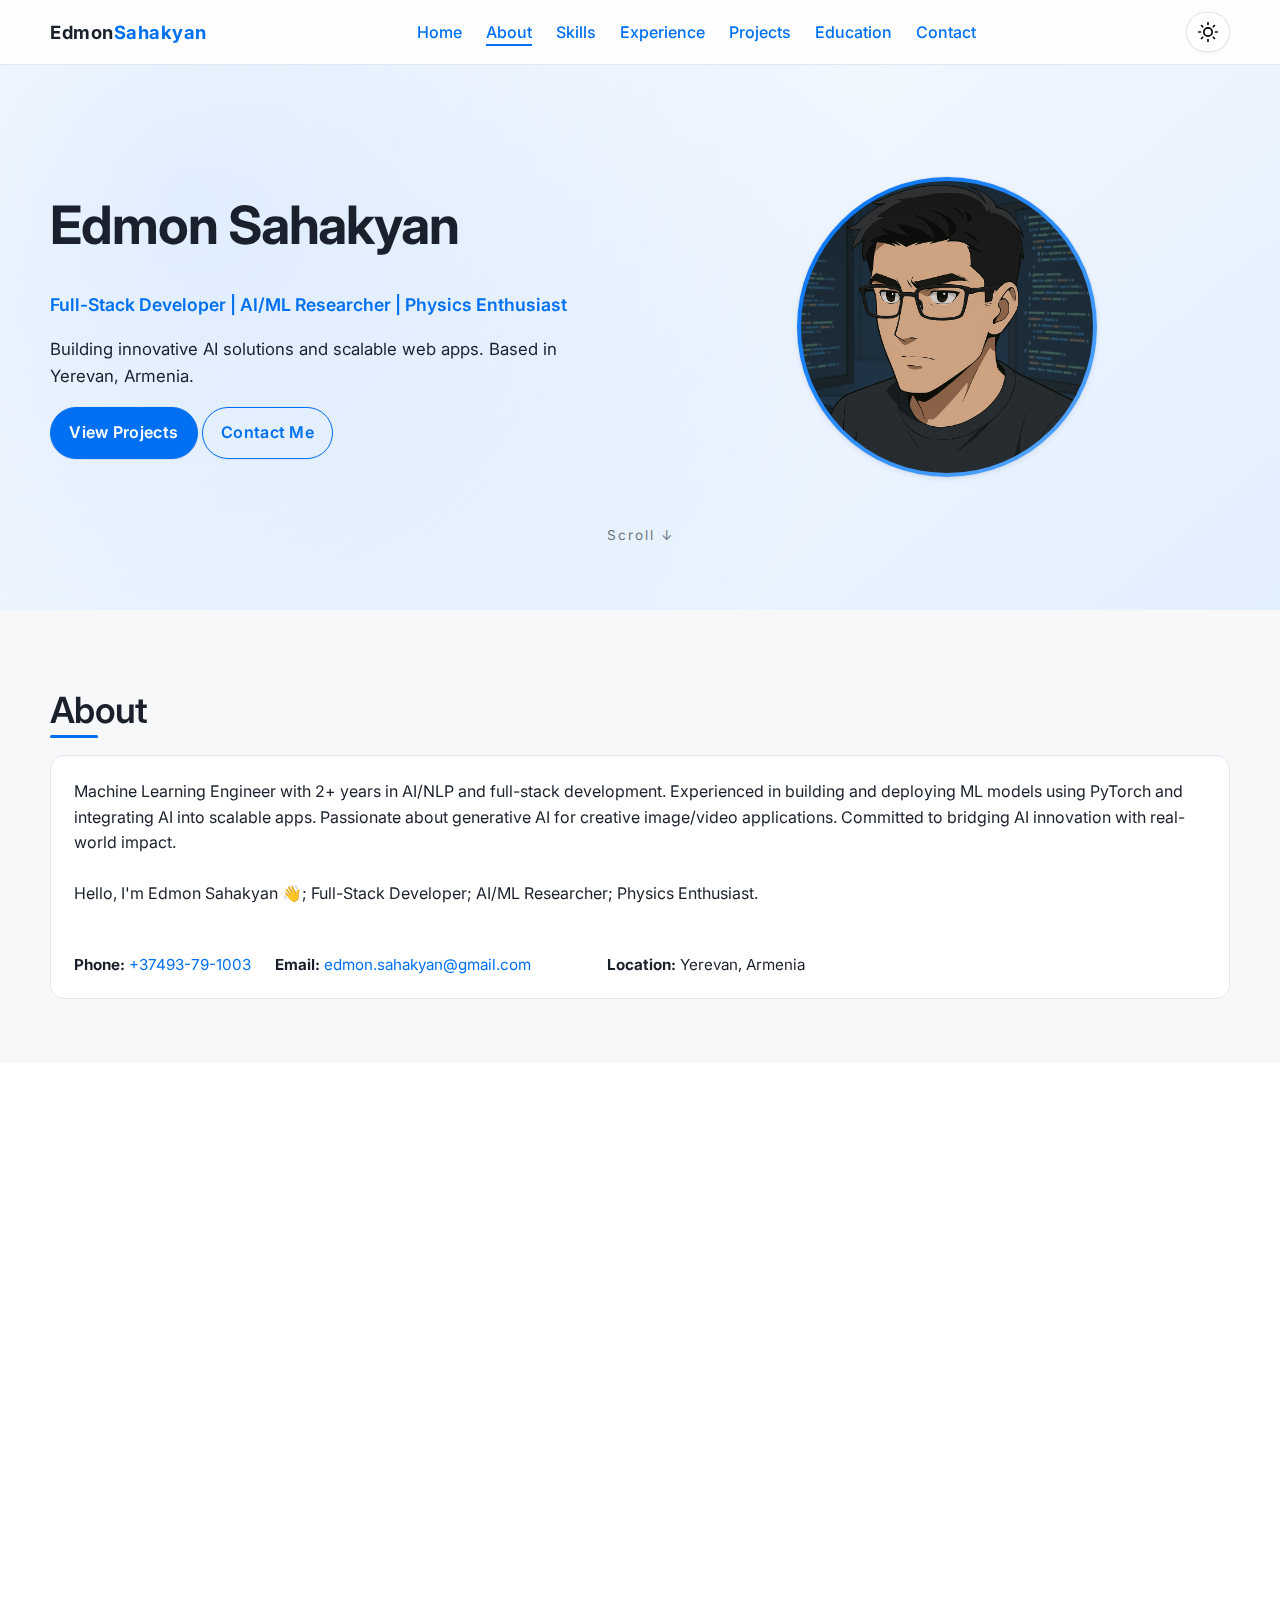
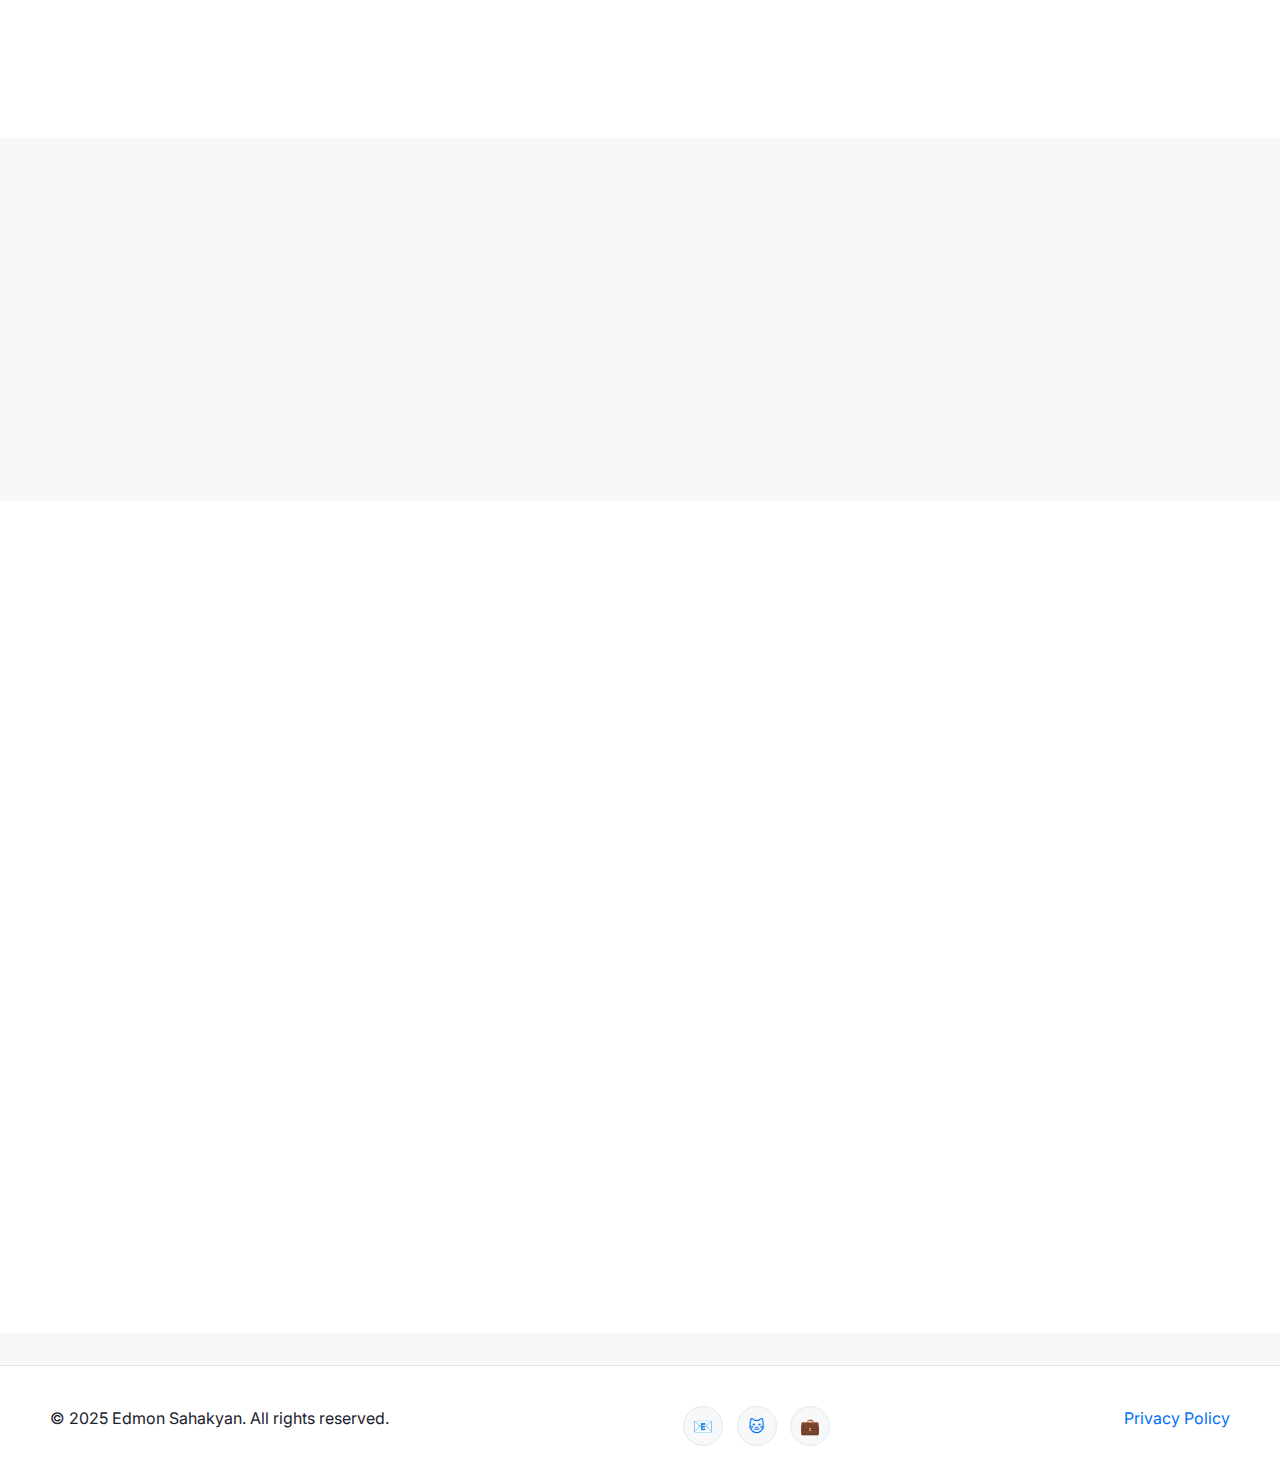
<file: index.html>
<!DOCTYPE html>
<html lang="en" class="no-js" dir="ltr">

<head>
    <meta charset="UTF-8" />
    <meta http-equiv="X-UA-Compatible" content="IE=edge" />
    <meta name="viewport" content="width=device-width,initial-scale=1" />
    <title>Edmon Sahakyan - Full-Stack Developer & AI/ML Researcher</title>
    <meta name="description"
        content="Portfolio of Edmon Sahakyan: Expert in Python, JavaScript, PyTorch, React, AWS. Showcasing projects in AI, NLP, web development." />
    <meta name="keywords"
        content="Edmon Sahakyan, AI engineer, ML developer, full-stack developer, NLP specialist, Yerevan Armenia" />
    <link rel="canonical" href="https://edmon02.github.io" />
    <meta name="author" content="Edmon Sahakyan" />
    <meta name="theme-color" content="#0070f3" media="(prefers-color-scheme: light)">
    <meta name="theme-color" content="#1a202c" media="(prefers-color-scheme: dark)">
    <!-- Open Graph -->
    <meta property="og:title" content="Edmon Sahakyan - Full-Stack Developer & AI/ML Researcher" />
    <meta property="og:description"
        content="Portfolio of Edmon Sahakyan: Expert in Python, JavaScript, PyTorch, React, AWS." />
    <meta property="og:type" content="website" />
    <meta property="og:url" content="https://edmon02.github.io" />
    <meta property="og:image" content="https://edmon02.github.io/assets/og-image.png" />
    <meta property="og:locale" content="en_US" />
    <!-- Twitter Card -->
    <meta name="twitter:card" content="summary_large_image" />
    <meta name="twitter:title" content="Edmon Sahakyan - Full-Stack Developer & AI/ML Researcher" />
    <meta name="twitter:description"
        content="Portfolio of Edmon Sahakyan: Expert in Python, JavaScript, PyTorch, React, AWS." />
    <meta name="twitter:image" content="https://edmon02.github.io/assets/og-image.png" />

    <meta name="google-site-verification" content="uznCV_LCS0IAfwS2Oz2VnXbSTz_gNe4fTf6pBEeGk3E" />
    
    <!-- Icons & Fonts -->
    <link rel="icon" href="/favicon.ico" sizes="any" />
    <link rel="preconnect" href="https://fonts.googleapis.com" />
    <link rel="preconnect" href="https://fonts.gstatic.com" crossorigin />
    <link href="https://fonts.googleapis.com/css2?family=Inter:wght@400;500;600;700;800&display=swap"
        rel="stylesheet" />
    <link rel="preload" href="https://fonts.googleapis.com/css2?family=Inter:wght@400;500;600;700;800&display=swap"
        as="style" />
    <link rel="stylesheet" href="/styles.min.css" />
    <!-- Unminified dev stylesheet (commented)
  <link rel="stylesheet" href="/styles.css" /> -->
    <script>document.documentElement.classList.remove('no-js');</script>
    <script defer src="/script.min.js"></script>
    <!-- <script defer src="/script.js"></script> -->
    <script type="application/ld+json">{
    "@context": "https://schema.org",
    "@type": "Person",
    "name": "Edmon Sahakyan",
    "jobTitle": "Full-Stack Developer & AI/ML Researcher",
    "description": "Machine Learning Engineer with 2+ years in AI/NLP and full-stack development.",
    "url": "https://edmon02.github.io",
  "image": "https://edmon02.github.io/assets/profile.jpg",
    "address": {"@type": "PostalAddress","addressLocality": "Yerevan","addressCountry": "Armenia"},
    "email": "mailto:edmon.sahakyan@gmail.com",
    "telephone": "+37493791003",
    "sameAs": [
      "https://github.com/Edmon02",
      "https://www.linkedin.com/in/edmon-sahakyan-64798619a/"
    ]
  }</script>
    <!-- Placeholder for Analytics -->
    <!-- <script async src="https://www.googletagmanager.com/gtag/js?id=GA_MEASUREMENT_ID"></script>
  <script>window.dataLayer=window.dataLayer||[];function gtag(){dataLayer.push(arguments);}gtag('js',new Date());gtag('config','GA_MEASUREMENT_ID');</script> -->
</head>

<body id="home">
    <a class="skip-link" href="#main">Skip to content</a>
    <header class="site-header" role="banner" aria-label="Main Header">
        <div class="container header-inner">
            <div class="logo" aria-label="Site logo">Edmon <span>Sahakyan</span></div>
            <nav class="nav" aria-label="Primary Navigation">
                <button class="nav-toggle" aria-expanded="false" aria-controls="nav-menu" aria-label="Menu">☰</button>
                <ul id="nav-menu" class="nav-list">
                    <li><a href="#home">Home</a></li>
                    <li><a href="#about">About</a></li>
                    <li><a href="#skills">Skills</a></li>
                    <li><a href="#experience">Experience</a></li>
                    <li><a href="#projects">Projects</a></li>
                    <li><a href="#education">Education</a></li>
                    <li><a href="#contact">Contact</a></li>
                </ul>
            </nav>
            <button id="theme-toggle" class="theme-toggle" aria-label="Toggle dark mode" title="Toggle dark mode">
                <svg class="icon-sun" width="20" height="20" viewBox="0 0 24 24" aria-hidden="true">
                    <circle cx="12" cy="12" r="5" />
                    <g stroke-linecap="round">
                        <line x1="12" y1="1" x2="12" y2="3" />
                        <line x1="12" y1="21" x2="12" y2="23" />
                        <line x1="4.22" y1="4.22" x2="5.64" y2="5.64" />
                        <line x1="18.36" y1="18.36" x2="19.78" y2="19.78" />
                        <line x1="1" y1="12" x2="3" y2="12" />
                        <line x1="21" y1="12" x2="23" y2="12" />
                        <line x1="4.22" y1="19.78" x2="5.64" y2="18.36" />
                        <line x1="18.36" y1="5.64" x2="19.78" y2="4.22" />
                    </g>
                </svg>
                <svg class="icon-moon" width="20" height="20" viewBox="0 0 24 24" aria-hidden="true">
                    <path d="M21 12.79A9 9 0 0 1 11.21 3 7 7 0 1 0 21 12.79z" />
                </svg>
            </button>
        </div>
    </header>

    <main id="main" tabindex="-1">
        <!-- Hero -->
        <section id="hero" class="section hero" aria-label="Hero banner">
            <div class="container hero-grid fade-in">
                <div class="hero-text">
                    <h1>Edmon Sahakyan</h1>
                    <p class="subtitle">Full-Stack Developer | AI/ML Researcher | Physics Enthusiast</p>
                    <p class="intro">Building innovative AI solutions and scalable web apps. Based in Yerevan, Armenia.
                    </p>
                    <div class="cta-group" role="group" aria-label="Primary actions">
                        <a href="#projects" class="btn primary">View Projects</a>
                        <a href="#contact" class="btn outline">Contact Me</a>
                    </div>
                </div>
                <div class="hero-photo-wrapper">
                    <div class="hero-photo" aria-label="Profile photo container">
                        <img src="/assets/profile.jpg" alt="Edmon Sahakyan profile photo" loading="lazy" width="300"
                            height="300" />
                    </div>
                </div>
            </div>
            <div class="scroll-indicator" aria-hidden="true">Scroll ↓</div>
        </section>

        <!-- About -->
        <section id="about" class="section" aria-labelledby="about-title">
            <div class="container fade-in">
                <h2 id="about-title">About</h2>
                <article class="content-card">
                    <p>Machine Learning Engineer with 2+ years in AI/NLP and full-stack development. Experienced in
                        building and deploying ML models using PyTorch and integrating AI into scalable apps. Passionate
                        about generative AI for creative image/video applications. Committed to bridging AI innovation
                        with real-world impact.</p>
                    <p>Hello, I'm Edmon Sahakyan 👋; Full-Stack Developer; AI/ML Researcher; Physics Enthusiast.</p>
                    <ul class="contact-inline" aria-label="Quick contact details">
                        <li><strong>Phone:</strong> <a href="tel:+37493791003" rel="nofollow">+37493-79-1003</a></li>
                        <li><strong>Email:</strong> <a class="copy-email" href="mailto:edmon.sahakyan@gmail.com"
                                data-copy="edmon.sahakyan@gmail.com">edmon.sahakyan@gmail.com <span class="tooltip"
                                    role="status" aria-live="polite">Copy</span></a></li>
                        <li><strong>Location:</strong> Yerevan, Armenia</li>
                    </ul>
                </article>
            </div>
        </section>

        <!-- Skills -->
        <section id="skills" class="section alt" aria-labelledby="skills-title">
            <div class="container fade-in">
                <h2 id="skills-title">Skills</h2>
                <div class="skills-grid" role="list">
                    <div class="skill-cat" role="listitem">
                        <h3>Languages & Frameworks</h3>
                        <p>Python, JavaScript, TypeScript, Node.js</p>
                    </div>
                    <div class="skill-cat" role="listitem">
                        <h3>AI / ML</h3>
                        <p>PyTorch, TensorFlow, Transformers, LangChain, HuggingFace, Deep Learning, Computer Vision,
                            NLTK, SpaCy</p>
                    </div>
                    <div class="skill-cat" role="listitem">
                        <h3>Frontend</h3>
                        <p>React.js, Svelte</p>
                    </div>
                    <div class="skill-cat" role="listitem">
                        <h3>Backend</h3>
                        <p>Hono, Node.js, FastAPI, RESTful APIs, Flask, Django</p>
                    </div>
                    <div class="skill-cat" role="listitem">
                        <h3>Databases</h3>
                        <p>PostgreSQL, MongoDB, Redis</p>
                    </div>
                    <div class="skill-cat" role="listitem">
                        <h3>Cloud / DevOps</h3>
                        <p>AWS (EC2, S3, IAM, Lambda), GitHub Actions, Vercel, Docker, Git, Linux, CI/CD pipelines</p>
                    </div>
                    <div class="skill-cat" role="listitem">
                        <h3>Tools & Libraries</h3>
                        <p>NumPy, pandas, scikit-learn, Godot</p>
                    </div>
                    <div class="skill-cat" role="listitem">
                        <h3>Other</h3>
                        <p>Data structures, Algorithms, Object-oriented design, Analytical Thinking, Microsoft Office,
                            SaaS, Client satisfaction</p>
                    </div>
                </div>
            </div>
        </section>

        <!-- Experience -->
        <section id="experience" class="section" aria-labelledby="exp-title">
            <div class="container fade-in">
                <h2 id="exp-title">Experience</h2>
                <div class="timeline" aria-label="Professional experience">
                    <article class="timeline-item">
                        <div class="time-range">Apr 2024 – Present</div>
                        <div class="details">
                            <h3>Full-Stack Developer · YSTFI · Yerevan</h3>
                            <ul>
                                <li>Developed interactive web apps with Svelte/React.js.</li>
                                <li>Engineered server-side with Hono/Node.js.</li>
                                <li>Deployed on AWS (EC2/S3).</li>
                                <li>Collaborated on RESTful APIs.</li>
                            </ul>
                        </div>
                    </article>
                    <article class="timeline-item">
                        <div class="time-range">May 2023 – Present</div>
                        <div class="details">
                            <h3>ML Engineer · Freelancer</h3>
                            <ul>
                                <li>Built ML/NLP models for text classification, translation, content generation.</li>
                                <li>Designed chatbots with FastAPI, OpenAI, LangChain.</li>
                                <li>Delivered pipelines (data cleaning, training, deployment).</li>
                            </ul>
                        </div>
                    </article>
                    <article class="timeline-item">
                        <div class="time-range">Jan 2024 – Apr 2024</div>
                        <div class="details">
                            <h3>NLP Engineer · CAREAWARE</h3>
                            <ul>
                                <li>Fine-tuned models for text hallucination detection.</li>
                                <li>Reduced false positives &gt;20% with custom loss & augmentations.</li>
                                <li>Contributed to API design & backend integration.</li>
                            </ul>
                        </div>
                    </article>
                </div>
            </div>
        </section>

        <!-- Projects -->
        <section id="projects" class="section alt" aria-labelledby="projects-title">
            <div class="container fade-in">
                <h2 id="projects-title">Projects</h2>
                <div class="projects-grid" role="list">
                    <article class="project-card" role="listitem">
                        <h3>CogniCode Agent</h3>
                        <p class="tech">Next.js · TypeScript · Flask · PyTorch</p>
                        <p>Privacy-first AI code analysis, refactoring, and unit test generation tool.</p>
                        <p><a href="https://github.com/Edmon02/cognicode-agent" class="ext" target="_blank"
                                rel="noopener">GitHub ↗</a></p>
                    </article>
                    <article class="project-card" role="listitem">
                        <h3>Bookmark AI Organizer</h3>
                        <p class="tech">TypeScript · OpenAI · Moonshot · Grok</p>
                        <p>AI-powered Chrome extension for bookmark classification and tagging.</p>
                        <p><a href="https://github.com/Edmon02/bookmark-ai-organizer" class="ext" target="_blank"
                                rel="noopener">GitHub ↗</a></p>
                    </article>
                    <article class="project-card" role="listitem">
                        <h3>Faculty Management System</h3>
                        <p class="tech">HTML · Full-Stack</p>
                        <p>Web application for managing students, teachers, and courses.</p>
                        <p><a href="https://github.com/Edmon02/faculty-management-system" class="ext" target="_blank"
                                rel="noopener">GitHub ↗</a></p>
                    </article>
                    <article class="project-card" role="listitem">
                        <h3>Restaurant Management System</h3>
                        <p class="tech">JavaScript · Laravel</p>
                        <p>Full-featured platform for restaurant operations.</p>
                        <p><a href="https://github.com/Edmon02/restaurant" class="ext" target="_blank"
                                rel="noopener">GitHub ↗</a></p>
                    </article>
                    <article class="project-card" role="listitem">
                        <h3>BitChat (Fork)</h3>
                        <p class="tech">Swift</p>
                        <p>Bluetooth mesh chat application fork.</p>
                        <p><a href="https://github.com/Edmon02/bitchat" class="ext" target="_blank"
                                rel="noopener">GitHub ↗</a></p>
                    </article>
                </div>
                <p class="more-projects">Check my GitHub for more: <a href="https://github.com/Edmon02" target="_blank"
                        rel="noopener">github.com/Edmon02</a></p>
            </div>
        </section>

        <!-- Education & Certifications -->
        <section id="education" class="section" aria-labelledby="education-title">
            <div class="container fade-in">
                <h2 id="education-title">Education & Certifications</h2>
                <div class="edu-list">
                    <article class="edu-item">
                        <h3>National Polytechnic University of Armenia</h3>
                        <p>Bachelor in Information Technology · Sep 2020 – Jun 2024</p>
                    </article>
                    <article class="edu-item">
                        <h3>Python Advanced (PA) Certificate</h3>
                        <p>LinkedIn Learning · Issued Jun 2024 — Data structures, OOP, exception handling, file I/O,
                            advanced functions.</p>
                    </article>
                </div>
            </div>
        </section>

        <!-- Contact -->
        <section id="contact" class="section alt" aria-labelledby="contact-title">
            <div class="container fade-in">
                <h2 id="contact-title">Contact</h2>
                <p>You can reach me directly via email or connect on LinkedIn and GitHub.</p>
                <div class="contact-cards">
                    <div class="contact-card">
                        <h3>Email</h3>
                        <p><a href="mailto:edmon.sahakyan@gmail.com" class="copy-email"
                                data-copy="edmon.sahakyan@gmail.com">edmon.sahakyan@gmail.com <span class="tooltip"
                                    role="status" aria-live="polite">Copy</span></a></p>
                    </div>
                    <div class="contact-card">
                        <h3>LinkedIn</h3>
                        <p><a href="https://www.linkedin.com/in/edmon-sahakyan-64798619a/" target="_blank"
                                rel="noopener" aria-label="LinkedIn profile">LinkedIn Profile ↗</a></p>
                    </div>
                    <div class="contact-card">
                        <h3>GitHub</h3>
                        <p><a href="https://github.com/Edmon02" target="_blank" rel="noopener"
                                aria-label="GitHub profile">github.com/Edmon02 ↗</a></p>
                    </div>
                </div>
                <form class="contact-form" action="mailto:edmon.sahakyan@gmail.com" method="post" enctype="text/plain"
                    aria-label="Contact form">
                    <div class="form-row">
                        <label for="name">Name</label>
                        <input id="name" name="name" type="text" required autocomplete="name" />
                    </div>
                    <div class="form-row">
                        <label for="email">Email</label>
                        <input id="email" name="email" type="email" required autocomplete="email" />
                    </div>
                    <div class="form-row">
                        <label for="message">Message</label>
                        <textarea id="message" name="message" rows="4" required></textarea>
                    </div>
                    <button class="btn primary" type="submit">Send</button>
                </form>
            </div>
        </section>
    </main>

    <footer class="site-footer" role="contentinfo">
        <div class="container footer-grid">
            <p>© 2025 Edmon Sahakyan. All rights reserved.</p>
            <ul class="social-links" aria-label="Social links">
                <li><a href="mailto:edmon.sahakyan@gmail.com" aria-label="Email">📧</a></li>
                <li><a href="https://github.com/Edmon02" target="_blank" rel="noopener" aria-label="GitHub">🐱</a></li>
                <li><a href="https://www.linkedin.com/in/edmon-sahakyan-64798619a/" target="_blank" rel="noopener"
                        aria-label="LinkedIn">💼</a></li>
            </ul>
            <p><a href="/privacy.html">Privacy Policy</a></p>
        </div>
    </footer>

    <noscript>
        <div class="noscript">This site works better with JavaScript enabled for animations and dark mode preference.
        </div>
    </noscript>
</body>

</html>
</file>
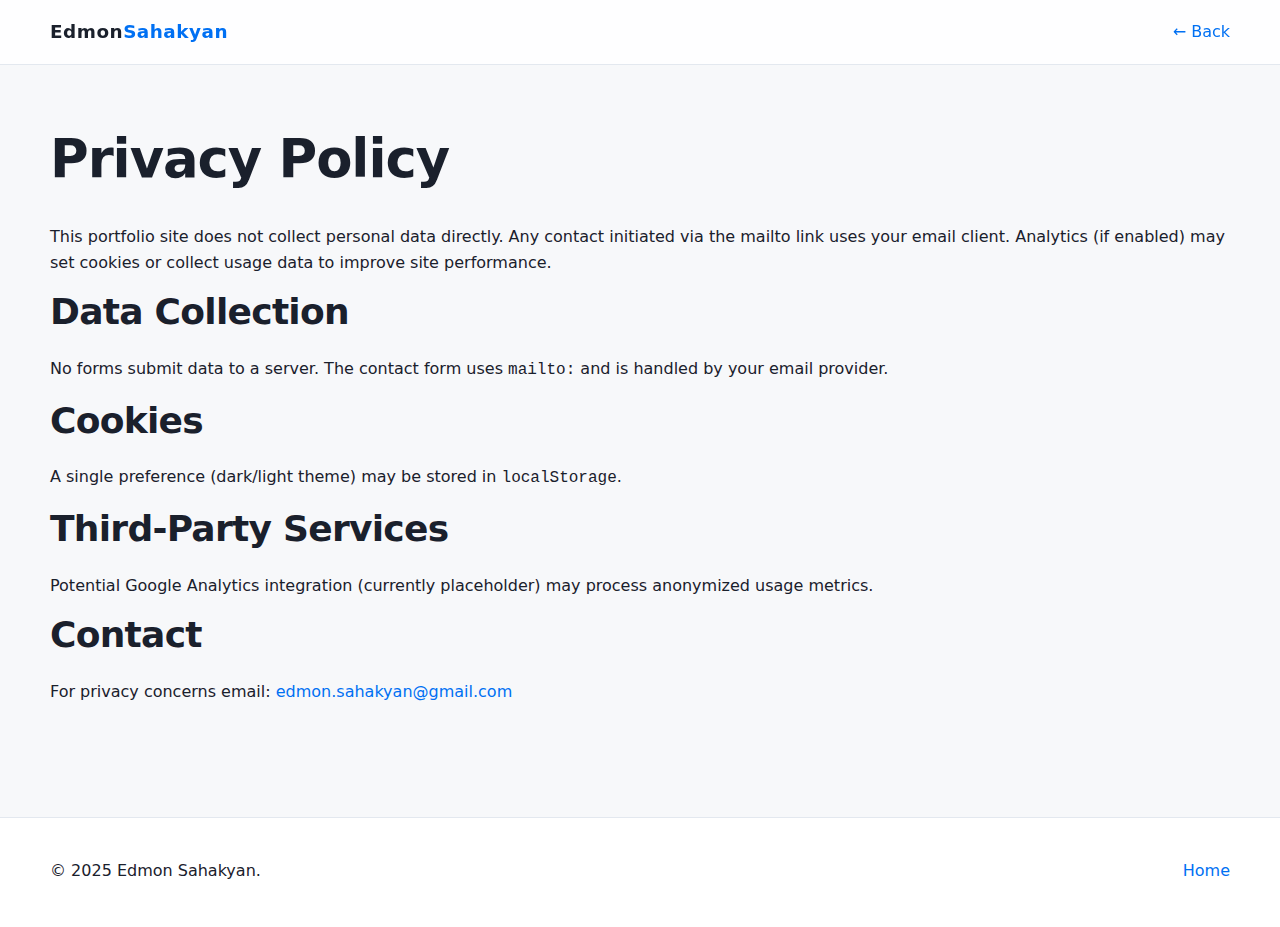
<file: privacy.html>
<!DOCTYPE html>
<html lang="en">
<head>
  <meta charset="UTF-8" />
  <meta name="viewport" content="width=device-width,initial-scale=1" />
  <title>Privacy Policy - Edmon Sahakyan</title>
  <meta name="robots" content="noindex" />
  <link rel="canonical" href="https://edmon02.github.io/privacy.html" />
  <link rel="stylesheet" href="/styles.css" />
</head>
<body>
  <header class="site-header">
    <div class="container header-inner">
      <div class="logo">Edmon <span>Sahakyan</span></div>
      <nav class="nav" aria-label="Primary Navigation"><a href="/">← Back</a></nav>
    </div>
  </header>
  <main class="privacy container" id="main">
    <h1>Privacy Policy</h1>
    <p>This portfolio site does not collect personal data directly. Any contact initiated via the mailto link uses your email client. Analytics (if enabled) may set cookies or collect usage data to improve site performance.</p>
    <h2>Data Collection</h2>
    <p>No forms submit data to a server. The contact form uses <code>mailto:</code> and is handled by your email provider.</p>
    <h2>Cookies</h2>
    <p>A single preference (dark/light theme) may be stored in <code>localStorage</code>.</p>
    <h2>Third-Party Services</h2>
    <p>Potential Google Analytics integration (currently placeholder) may process anonymized usage metrics.</p>
    <h2>Contact</h2>
    <p>For privacy concerns email: <a href="mailto:edmon.sahakyan@gmail.com">edmon.sahakyan@gmail.com</a></p>
  </main>
  <footer class="site-footer">
    <div class="container footer-grid">
      <p>© 2025 Edmon Sahakyan.</p>
      <p><a href="/">Home</a></p>
    </div>
  </footer>
  <script defer src="/script.js"></script>
</body>
</html>
</file>
<file: styles.css>
/* Base Styles */
:root { /* Core tokens */
  --color-primary:#0070f3; --color-primary-alt:#0059be;
  --color-bg:#f7f8fa; --color-bg-alt:#ffffff; --color-bg-soft:#fafbfc;
  --color-text:#1a202c; --color-text-light:#5a6474; --color-border:#e3e8ef; --color-accent:#0070f3;
  --radius-sm:4px; --radius-md:8px; --radius-lg:14px; --radius-pill:999px;
  --shadow-sm:0 1px 2px rgba(0,0,0,.04),0 0 0 1px rgba(0,0,0,.03);
  --shadow-md:0 6px 18px -6px rgba(0,0,0,.08),0 2px 4px rgba(0,0,0,.04);
  --gradient-hero: linear-gradient(140deg,#ffffff,#eef5ff 55%,#e2efff);
  --transition:.28s cubic-bezier(.4,0,.2,1);
  --focus-ring:0 0 0 3px rgba(0,112,243,.35);
  font-size:16px;
  color-scheme: light;
}

.dark { /* Dark tokens */
  --color-bg:#1b222c; --color-bg-alt:#232d3a; --color-bg-soft:#1f2732;
  --color-text:#f5f7fa; --color-text-light:#bac4d2; --color-border:#303d4d;
  --gradient-hero: linear-gradient(145deg,#1b222c,#203041 60%,#253a4d);
  --shadow-md:0 6px 24px -8px rgba(0,0,0,.55),0 2px 6px rgba(0,0,0,.4);
  color-scheme: dark;
}

* { box-sizing: border-box; }
html { scroll-behavior: smooth; }
body { margin:0; font-family:'Inter',system-ui,-apple-system,BlinkMacSystemFont,'Segoe UI',Roboto,Oxygen,Ubuntu,Cantarell,'Helvetica Neue',Arial,sans-serif; background:var(--color-bg); color:var(--color-text); -webkit-font-smoothing:antialiased; text-rendering:optimizeLegibility; line-height:1.55; }

.no-js .fade-in { opacity: 1; transform: none; }

img { max-width: 100%; height: auto; display: block; }
a { color: var(--color-accent); text-decoration: none; }
a:hover, a:focus { text-decoration: underline; }

h1,h2,h3 { line-height:1.15; font-weight:600; margin:0 0 .65em; letter-spacing:-.02em; }
h1 { font-size:clamp(2.3rem,4.9vw,3.3rem); font-weight:700; }
h2 { font-size:clamp(1.7rem,3.1vw,2.25rem); }
h3 { font-size:1.05rem; letter-spacing:.5px; }

p { line-height: 1.6; margin: 0 0 1em; }
ul { padding-left: 1.2rem; }

/* Layout */
.container { width: min(1180px, 100% - 2.5rem); margin-inline: auto; }
.section { padding: 5rem 0 4rem; position: relative; }
.section.alt { background: var(--color-bg-alt); }
.section:nth-of-type(even).alt { background: var(--color-bg); }
.section h2 { position: relative; }
.section h2::after { content: ""; position: absolute; left: 0; bottom: -0.4rem; width: 3rem; height: 3px; background: var(--color-primary); border-radius: 2px; }

/* Header */
.site-header { position:sticky; top:0; z-index:50; background:rgba(255,255,255,0.85); backdrop-filter:blur(14px); border-bottom:1px solid var(--color-border); transition:background var(--transition),border-color var(--transition); }
.dark .site-header { background:rgba(27,34,44,0.85); }
.header-inner { display: flex; align-items: center; justify-content: space-between; gap: 2rem; min-height: 64px; }
.logo { font-weight: 700; font-size: 1.15rem; letter-spacing: .5px; display: flex; align-items: center; }
.logo span { color: var(--color-primary); }

/* Nav */
.nav-list { list-style: none; display: flex; gap: 1.5rem; padding: 0; margin: 0; }
.nav-list a { font-weight: 500; position: relative; padding: .25rem 0; }
.nav-list a::after { content:""; position: absolute; left:0; bottom:0; height:2px; width:0; background: var(--color-primary); transition: width var(--transition); }
.nav-list a:focus::after, .nav-list a:hover::after, .nav-list a.active::after { width:100%; }
.nav-toggle { display:none; background:none; border:1px solid var(--color-border); padding:.5rem .75rem; border-radius: var(--radius-sm); cursor:pointer; font-size:1rem; }
.nav-toggle:hover, .nav-toggle:focus { background: var(--color-bg-alt); }

/* Theme toggle */
.theme-toggle { background:var(--color-bg-alt); border:1px solid var(--color-border); padding:.55rem .7rem; border-radius:var(--radius-pill); cursor:pointer; display:inline-flex; align-items:center; gap:.35rem; line-height:1; transition:background var(--transition),border-color var(--transition),color var(--transition); box-shadow:var(--shadow-sm); }
.theme-toggle:hover, .theme-toggle:focus { background:var(--color-primary); color:#fff; border-color:var(--color-primary); }
.theme-toggle svg { fill: none; stroke: currentColor; stroke-width: 2; }
.theme-toggle .icon-moon { display: none; }
.dark .theme-toggle .icon-sun { display: none; }
.dark .theme-toggle .icon-moon { display: block; }

/* Hero */
.hero { padding-top:7rem; background:var(--gradient-hero); position:relative; overflow:hidden; }
.hero::before { content:""; position:absolute; inset:0; background:radial-gradient(circle at 15% 25%,rgba(0,112,243,.10),transparent 60%); pointer-events:none; }
.hero-grid { display: grid; grid-template-columns: repeat(auto-fit,minmax(300px,1fr)); gap: 3rem; align-items: center; }
.hero-text .subtitle { font-weight: 600; font-size: 1.1rem; color: var(--color-primary); margin-top: .25rem; }
.hero-text .intro { max-width: 560px; font-size: 1.05rem; }
.hero-photo-wrapper { display:flex; justify-content:center; }
.hero-photo { width:300px; height:300px; border-radius:50%; background:linear-gradient(135deg,var(--color-primary),#5aa9ff); padding:4px; box-shadow:0 2px 6px rgba(0,0,0,.08),0 0 0 1px rgba(0,0,0,.04); animation:float 11s ease-in-out infinite; }
.hero-photo img { border-radius: 50%; width: 100%; height: 100%; object-fit: cover; }
@keyframes float { 0%,100% { transform: translateY(0);} 50% { transform: translateY(-14px);} }
.scroll-indicator { text-align:center; margin-top:3rem; font-size:.85rem; letter-spacing:2px; opacity:.6; animation: pulse 3s ease-in-out infinite; }
@keyframes pulse { 0%,100% { opacity:.6;} 50% { opacity:1;} }

/* Cards and grids */
.content-card, .project-card, .edu-item, .contact-card, .timeline-item { background:var(--color-bg-alt); border:1px solid var(--color-border); padding:1.45rem 1.45rem 1.35rem; border-radius:var(--radius-lg); position:relative; display:flex; flex-direction:column; gap:.6rem; transition:box-shadow var(--transition), transform var(--transition), border-color var(--transition); }
.dark .content-card, .dark .project-card, .dark .edu-item, .dark .contact-card, .dark .timeline-item { background:var(--color-bg-alt); }
.content-card:hover, .project-card:hover, .edu-item:hover, .contact-card:hover, .timeline-item:hover { transform:translateY(-3px); box-shadow:var(--shadow-md); border-color:rgba(0,112,243,.35); }

.skills-grid { display:grid; gap:1.25rem; grid-template-columns: repeat(auto-fit,minmax(230px,1fr)); margin-top:2rem; }
.skill-cat { background: var(--color-bg-alt); border:1px solid var(--color-border); padding:1rem 1rem .85rem; border-radius: var(--radius-md); transition: background var(--transition), border-color var(--transition); }
.skill-cat:hover { border-color: var(--color-primary); }
.dark .skill-cat { background:#242e3d; }

.projects-grid { display:grid; gap:1.5rem; grid-template-columns: repeat(auto-fit,minmax(240px,1fr)); margin-top:2rem; }
.project-card .tech { font-size:.75rem; letter-spacing:1px; text-transform:uppercase; color: var(--color-text-light); margin-top:-.2rem; }

.timeline { display:flex; flex-direction:column; gap:1.5rem; position:relative; }
.timeline::before { content:""; position:absolute; left:12px; top:0; width:2px; height:100%; background: linear-gradient(var(--color-primary),transparent); }
.timeline-item { padding-left:2.5rem; }
.timeline-item::before { content:""; position:absolute; left:5px; top:1.3rem; width:16px; height:16px; border:3px solid var(--color-primary); background: var(--color-bg); border-radius:50%; }
.timeline-item .time-range { font-size:.75rem; font-weight:600; letter-spacing:1px; text-transform:uppercase; color: var(--color-primary); }
.timeline-item h3 { margin:.25rem 0 .25rem; }
.timeline-item ul { margin:0; padding-left:1rem; font-size:.9rem; display:grid; gap:.35rem; }

.edu-list { display:grid; gap:1.5rem; margin-top:1.5rem; grid-template-columns: repeat(auto-fit,minmax(300px,1fr)); }
.contact-cards { display:grid; gap:1.25rem; margin:1.5rem 0 2.5rem; grid-template-columns: repeat(auto-fit,minmax(220px,1fr)); }
.contact-form { max-width:640px; display:grid; gap:1rem; }
.form-row { display:flex; flex-direction:column; gap:.4rem; }
input, textarea { font:inherit; padding:.7rem .85rem; border:1px solid var(--color-border); border-radius:var(--radius-md); background:var(--color-bg-alt); color:var(--color-text); transition:border-color var(--transition), background var(--transition), box-shadow var(--transition); }
.contact-form textarea { resize: none; }
.dark input, .dark textarea { background:#242e3d; }
input:focus, textarea:focus { outline:none; border-color:var(--color-primary); box-shadow:var(--focus-ring); }

.more-projects { margin-top:2.5rem; font-size:.95rem; }

/* Buttons */
.btn { --btn-bg:var(--color-primary); --btn-color:#fff; display:inline-block; font-weight:600; padding:.78rem 1.15rem; border-radius:var(--radius-pill); border:1px solid var(--color-primary); background:var(--btn-bg); color:var(--btn-color); letter-spacing:.3px; transition:background var(--transition),color var(--transition),border-color var(--transition),transform .18s ease; box-shadow:var(--shadow-sm); }
.btn:hover, .btn:focus { background:var(--color-primary-alt); text-decoration:none; }
.btn.outline { background:transparent; color:var(--color-primary); }
.btn.outline:hover, .btn.outline:focus { background:var(--color-primary); color:#fff; }
.btn:active { transform:translateY(1px); }

/* Footer */
.site-footer { background: var(--color-bg-alt); padding:2.5rem 0 2rem; border-top:1px solid var(--color-border); margin-top:2rem; }
.dark .site-footer { background:#242e3d; }
.footer-grid { display:flex; flex-wrap:wrap; gap:1.25rem 2rem; align-items:center; justify-content:space-between; }
.social-links { list-style:none; display:flex; gap:.85rem; padding:0; margin:0; }
.social-links a { width:40px; height:40px; display:grid; place-items:center; background: var(--color-bg); border:1px solid var(--color-border); border-radius: 50%; font-size:1rem; transition: background var(--transition), transform var(--transition), border-color var(--transition); }
.social-links a:hover { background: var(--color-primary); color:#fff; transform: translateY(-3px); border-color: var(--color-primary); text-decoration:none; }

/* Utility */
.skip-link { position:absolute; left:-999px; top:auto; width:1px; height:1px; overflow:hidden; }
.skip-link:focus { left:1rem; top:1rem; width:auto; height:auto; padding:.75rem 1rem; background:#000; color:#fff; z-index:1000; }
.contact-inline { list-style:none; padding:0; margin:1.25rem 0 0; display:flex; flex-wrap:wrap; gap:1.5rem; font-size:.95rem; }
.contact-inline a { text-decoration:none; }
.contact-inline a:hover .tooltip { opacity:1; transform:translateY(-6px); }
.tooltip { background: var(--color-text); color:#fff; padding:.2rem .5rem; font-size:.65rem; border-radius: var(--radius-sm); position:relative; top:-2px; margin-left:.35rem; opacity:0; transform:translateY(-2px); transition: var(--transition); }

/* Animations */
.fade-in { opacity:0; transform:translateY(24px); transition:opacity .8s ease, transform .8s ease; will-change:transform,opacity; }
.fade-in.visible { opacity:1; transform:none; }

/* Email copy feedback */
.copy-success { animation: flash 1.8s ease; }
@keyframes flash { 0% { background: var(--color-primary); color:#fff; } 100% { background: var(--color-bg-alt); color: inherit; } }

/* Media Queries */
@media (max-width: 880px) {
  .nav-toggle { display:block; }
  .nav-list { position:absolute; right:1rem; top:64px; flex-direction:column; background: var(--color-bg-alt); border:1px solid var(--color-border); padding:1rem 1.25rem; border-radius: var(--radius-md); box-shadow: var(--shadow-md); min-width: 190px; opacity:0; visibility:hidden; transform: translateY(-6px); transition: var(--transition); }
  .dark .nav-list { background:#242e3d; }
  .nav-list.open { opacity:1; visibility:visible; transform: translateY(0); }
}

@media (prefers-reduced-motion: reduce) {
  * { animation-duration: .001ms !important; animation-iteration-count: 1 !important; transition: none !important; scroll-behavior: auto !important; }
  .fade-in { opacity:1 !important; transform:none !important; }
}

/* Privacy placeholder */
.privacy { padding:4rem 0; }

/* Noscript */
.noscript { background:#fffae6; color:#333; padding:1rem; text-align:center; font-size:.85rem; }
</file>
<file: styles.min.css>
:root{--color-primary:#0070f3;--color-primary-alt:#0059be;--color-bg:#f7f8fa;--color-bg-alt:#fff;--color-bg-soft:#fafbfc;--color-text:#1a202c;--color-text-light:#5a6474;--color-border:#e3e8ef;--color-accent:#0070f3;--radius-sm:4px;--radius-md:8px;--radius-lg:14px;--radius-pill:999px;--shadow-sm:0 1px 2px rgba(0,0,0,.04),0 0 0 1px rgba(0,0,0,.03);--shadow-md:0 6px 18px -6px rgba(0,0,0,.08),0 2px 4px rgba(0,0,0,.04);--gradient-hero:linear-gradient(140deg,#fff,#eef5ff 55%,#e2efff);--transition:.28s cubic-bezier(.4,0,.2,1);--focus-ring:0 0 0 3px rgba(0,112,243,.35);font-size:16px;color-scheme:light}.dark{--color-bg:#1b222c;--color-bg-alt:#232d3a;--color-bg-soft:#1f2732;--color-text:#f5f7fa;--color-text-light:#bac4d2;--color-border:#303d4d;--gradient-hero:linear-gradient(145deg,#1b222c,#203041 60%,#253a4d);--shadow-md:0 6px 24px -8px rgba(0,0,0,.55),0 2px 6px rgba(0,0,0,.4);color-scheme:dark}*{box-sizing:border-box}html{scroll-behavior:smooth}body{margin:0;font-family:Inter,system-ui,-apple-system,BlinkMacSystemFont,Segoe UI,Roboto,Oxygen,Ubuntu,Cantarell,Helvetica Neue,Arial,sans-serif;background:var(--color-bg);color:var(--color-text);-webkit-font-smoothing:antialiased;text-rendering:optimizeLegibility;line-height:1.55}.no-js .fade-in{opacity:1;transform:none}img{max-width:100%;height:auto;display:block}a{color:var(--color-accent);text-decoration:none}a:focus,a:hover{text-decoration:underline}h1,h2,h3{line-height:1.15;font-weight:600;margin:0 0 .65em;letter-spacing:-.02em}h1{font-size:clamp(2.3rem,4.9vw,3.3rem);font-weight:700}h2{font-size:clamp(1.7rem,3.1vw,2.25rem)}h3{font-size:1.05rem;letter-spacing:.5px}p{line-height:1.6;margin:0 0 1em}ul{padding-left:1.2rem}.container{width:min(1180px,100% - 2.5rem);margin-inline:auto}.section{padding:5rem 0 4rem;position:relative}.section.alt{background:var(--color-bg-alt)}.section:nth-of-type(even).alt{background:var(--color-bg)}.section h2{position:relative}.section h2::after{content:"";position:absolute;left:0;bottom:-.4rem;width:3rem;height:3px;background:var(--color-primary);border-radius:2px}.site-header{position:sticky;top:0;z-index:50;background:rgba(255,255,255,.85);backdrop-filter:blur(14px);border-bottom:1px solid var(--color-border);transition:background var(--transition),border-color var(--transition)}.dark .site-header{background:rgba(27,34,44,.85)}.header-inner{display:flex;align-items:center;justify-content:space-between;gap:2rem;min-height:64px}.logo{font-weight:700;font-size:1.15rem;letter-spacing:.5px;display:flex;align-items:center}.logo span{color:var(--color-primary)}.nav-list{list-style:none;display:flex;gap:1.5rem;padding:0;margin:0}.nav-list a{font-weight:500;position:relative;padding:.25rem 0}.nav-list a::after{content:"";position:absolute;left:0;bottom:0;height:2px;width:0;background:var(--color-primary);transition:width var(--transition)}.nav-list a.active::after,.nav-list a:focus::after,.nav-list a:hover::after{width:100%}.nav-toggle{display:none;background:none;border:1px solid var(--color-border);padding:.5rem .75rem;border-radius:var(--radius-sm);cursor:pointer;font-size:1rem}.nav-toggle:focus,.nav-toggle:hover{background:var(--color-bg-alt)}.theme-toggle{background:var(--color-bg-alt);border:1px solid var(--color-border);padding:.55rem .7rem;border-radius:var(--radius-pill);cursor:pointer;display:inline-flex;align-items:center;gap:.35rem;line-height:1;transition:background var(--transition),border-color var(--transition),color var(--transition);box-shadow:var(--shadow-sm)}.theme-toggle:focus,.theme-toggle:hover{background:var(--color-primary);color:#fff;border-color:var(--color-primary)}.theme-toggle svg{fill:none;stroke:currentColor;stroke-width:2}.theme-toggle .icon-moon{display:none}.dark .theme-toggle .icon-sun{display:none}.dark .theme-toggle .icon-moon{display:block}.hero{padding-top:7rem;background:var(--gradient-hero);position:relative;overflow:hidden}.hero:before{content:"";position:absolute;inset:0;background:radial-gradient(circle at 15% 25%,rgba(0,112,243,.1),transparent 60%);pointer-events:none}.hero-grid{display:grid;grid-template-columns:repeat(auto-fit,minmax(300px,1fr));gap:3rem;align-items:center}.hero-text .subtitle{font-weight:600;font-size:1.1rem;color:var(--color-primary);margin-top:.25rem}.hero-text .intro{max-width:560px;font-size:1.05rem}.hero-photo-wrapper{display:flex;justify-content:center}.hero-photo{width:300px;height:300px;border-radius:50%;background:linear-gradient(135deg,var(--color-primary),#5aa9ff);padding:4px;box-shadow:0 2px 6px rgba(0,0,0,.08),0 0 0 1px rgba(0,0,0,.04);animation:float 11s ease-in-out infinite}.hero-photo img{border-radius:50%;width:100%;height:100%;object-fit:cover}@keyframes float{0%,to{transform:translateY(0)}50%{transform:translateY(-14px)}}.scroll-indicator{text-align:center;margin-top:3rem;font-size:.85rem;letter-spacing:2px;opacity:.6;animation:pulse 3s ease-in-out infinite}@keyframes pulse{0%,to{opacity:.6}50%{opacity:1}}.content-card,.contact-card,.edu-item,.project-card,.timeline-item{background:var(--color-bg-alt);border:1px solid var(--color-border);padding:1.45rem 1.45rem 1.35rem;border-radius:var(--radius-lg);position:relative;display:flex;flex-direction:column;gap:.6rem;transition:box-shadow var(--transition),transform var(--transition),border-color var(--transition)}.dark .contact-card,.dark .content-card,.dark .edu-item,.dark .project-card,.dark .timeline-item{background:var(--color-bg-alt)}.contact-card:hover,.content-card:hover,.edu-item:hover,.project-card:hover,.timeline-item:hover{transform:translateY(-3px);box-shadow:var(--shadow-md);border-color:rgba(0,112,243,.35)}.skills-grid{display:grid;gap:1.25rem;grid-template-columns:repeat(auto-fit,minmax(230px,1fr));margin-top:2rem}.skill-cat{background:var(--color-bg-alt);border:1px solid var(--color-border);padding:1rem 1rem .85rem;border-radius:var(--radius-md);transition:background var(--transition),border-color var(--transition)}.skill-cat:hover{border-color:var(--color-primary)}.dark .skill-cat{background:#242e3d}.projects-grid{display:grid;gap:1.5rem;grid-template-columns:repeat(auto-fit,minmax(240px,1fr));margin-top:2rem}.project-card .tech{font-size:.75rem;letter-spacing:1px;text-transform:uppercase;color:var(--color-text-light);margin-top:-.2rem}.timeline{display:flex;flex-direction:column;gap:1.5rem;position:relative}.timeline:before{content:"";position:absolute;left:12px;top:0;width:2px;height:100%;background:linear-gradient(var(--color-primary),transparent)}.timeline-item{padding-left:2.5rem}.timeline-item:before{content:"";position:absolute;left:5px;top:1.3rem;width:16px;height:16px;border:3px solid var(--color-primary);background:var(--color-bg);border-radius:50%}.timeline-item .time-range{font-size:.75rem;font-weight:600;letter-spacing:1px;text-transform:uppercase;color:var(--color-primary)}.timeline-item h3{margin:.25rem 0 .25rem}.timeline-item ul{margin:0;padding-left:1rem;font-size:.9rem;display:grid;gap:.35rem}.edu-list{display:grid;gap:1.5rem;margin-top:1.5rem;grid-template-columns:repeat(auto-fit,minmax(300px,1fr))}.contact-cards{display:grid;gap:1.25rem;margin:1.5rem 0 2.5rem;grid-template-columns:repeat(auto-fit,minmax(220px,1fr))}.contact-form{max-width:640px;display:grid;gap:1rem}.form-row{display:flex;flex-direction:column;gap:.4rem}input,textarea{font:inherit;padding:.7rem .85rem;border:1px solid var(--color-border);border-radius:var(--radius-md);background:var(--color-bg-alt);color:var(--color-text);transition:border-color var(--transition),background var(--transition),box-shadow var(--transition)}.contact-form textarea{resize:none}.dark input,.dark textarea{background:#242e3d}input:focus,textarea:focus{outline:none;border-color:var(--color-primary);box-shadow:var(--focus-ring)}.more-projects{margin-top:2.5rem;font-size:.95rem}.btn{--btn-bg:var(--color-primary);--btn-color:#fff;display:inline-block;font-weight:600;padding:.78rem 1.15rem;border-radius:var(--radius-pill);border:1px solid var(--color-primary);background:var(--btn-bg);color:var(--btn-color);letter-spacing:.3px;transition:background var(--transition),color var(--transition),border-color var(--transition),transform .18s ease;box-shadow:var(--shadow-sm)}.btn:focus,.btn:hover{background:var(--color-primary-alt);text-decoration:none}.btn.outline{background:0 0;color:var(--color-primary)}.btn.outline:focus,.btn.outline:hover{background:var(--color-primary);color:#fff}.btn:active{transform:translateY(1px)}.site-footer{background:var(--color-bg-alt);padding:2.5rem 0 2rem;border-top:1px solid var(--color-border);margin-top:2rem}.dark .site-footer{background:#242e3d}.footer-grid{display:flex;flex-wrap:wrap;gap:1.25rem 2rem;align-items:center;justify-content:space-between}.social-links{list-style:none;display:flex;gap:.85rem;padding:0;margin:0}.social-links a{width:40px;height:40px;display:grid;place-items:center;background:var(--color-bg);border:1px solid var(--color-border);border-radius:50%;font-size:1rem;transition:background var(--transition),transform var(--transition),border-color var(--transition)}.social-links a:hover{background:var(--color-primary);color:#fff;transform:translateY(-3px);border-color:var(--color-primary);text-decoration:none}.skip-link{position:absolute;left:-999px;top:auto;width:1px;height:1px;overflow:hidden}.skip-link:focus{left:1rem;top:1rem;width:auto;height:auto;padding:.75rem 1rem;background:#000;color:#fff;z-index:1000}.contact-inline{list-style:none;padding:0;margin:1.25rem 0 0;display:flex;flex-wrap:wrap;gap:1.5rem;font-size:.95rem}.contact-inline a{text-decoration:none}.contact-inline a:hover .tooltip{opacity:1;transform:translateY(-6px)}.tooltip{background:var(--color-text);color:#fff;padding:.2rem .5rem;font-size:.65rem;border-radius:var(--radius-sm);position:relative;top:-2px;margin-left:.35rem;opacity:0;transform:translateY(-2px);transition:var(--transition)}.fade-in{opacity:0;transform:translateY(24px);transition:opacity .8s ease,transform .8s ease;will-change:transform,opacity}.fade-in.visible{opacity:1;transform:none}.copy-success{animation:flash 1.8s ease}@keyframes flash{0%{background:var(--color-primary);color:#fff}to{background:var(--color-bg-alt);color:inherit}}@media (max-width:880px){.nav-toggle{display:block}.nav-list{position:absolute;right:1rem;top:64px;flex-direction:column;background:var(--color-bg-alt);border:1px solid var(--color-border);padding:1rem 1.25rem;border-radius:var(--radius-md);box-shadow:var(--shadow-md);min-width:190px;opacity:0;visibility:hidden;transform:translateY(-6px);transition:var(--transition)}.dark .nav-list{background:#242e3d}.nav-list.open{opacity:1;visibility:visible;transform:translateY(0)}}@media (prefers-reduced-motion:reduce){*{animation-duration:.001ms!important;animation-iteration-count:1!important;transition:none!important;scroll-behavior:auto!important}.fade-in{opacity:1!important;transform:none!important}}.privacy{padding:4rem 0}.noscript{background:#fffae6;color:#333;padding:1rem;text-align:center;font-size:.85rem}:root{--color-primary:#0070f3;--color-primary-alt:#0059be;--color-bg:#f7f8fa;--color-bg-alt:#fff;--color-bg-soft:#fafbfc;--color-text:#1a202c;--color-text-light:#5a6474;--color-border:#e3e8ef;--color-accent:#0070f3;--radius-sm:4px;--radius-md:8px;--radius-lg:14px;--radius-pill:999px;--shadow-sm:0 1px 2px rgba(0,0,0,.04),0 0 0 1px rgba(0,0,0,.03);--shadow-md:0 6px 18px -6px rgba(0,0,0,.08),0 2px 4px rgba(0,0,0,.04);--gradient-hero:linear-gradient(140deg,#fff,#eef5ff 55%,#e2efff);--transition:.28s cubic-bezier(.4,0,.2,1);--focus-ring:0 0 0 3px rgba(0,112,243,.35);font-size:16px}.dark{--color-bg:#1b222c;--color-bg-alt:#232d3a;--color-bg-soft:#1f2732;--color-text:#f5f7fa;--color-text-light:#bac4d2;--color-border:#303d4d;--gradient-hero:linear-gradient(145deg,#1b222c,#203041 60%,#253a4d);--shadow-md:0 6px 24px -8px rgba(0,0,0,.55),0 2px 6px rgba(0,0,0,.4)}*{box-sizing:border-box}html{scroll-behavior:smooth}body{margin:0;font-family:Inter,system-ui,-apple-system,BlinkMacSystemFont,Segoe UI,Roboto,Oxygen,Ubuntu,Cantarell,Helvetica Neue,Arial,sans-serif;background:var(--color-bg);color:var(--color-text);-webkit-font-smoothing:antialiased;text-rendering:optimizeLegibility;line-height:1.55}.no-js .fade-in{opacity:1;transform:none}img{max-width:100%;height:auto;display:block}a{color:var(--color-accent);text-decoration:none}a:focus,a:hover{text-decoration:underline}h1,h2,h3{line-height:1.15;font-weight:600;margin:0 0 .65em;letter-spacing:-.02em}h1{font-size:clamp(2.3rem,4.9vw,3.3rem);font-weight:700}h2{font-size:clamp(1.7rem,3.1vw,2.25rem)}h3{font-size:1.05rem;letter-spacing:.5px}p{line-height:1.6;margin:0 0 1em}ul{padding-left:1.2rem}.container{width:min(1180px,100% - 2.5rem);margin-inline:auto}.section{padding:5rem 0 4rem;position:relative}.section.alt{background:var(--color-bg-alt)}.section:nth-of-type(even).alt{background:var(--color-bg)}.section h2{position:relative}.section h2::after{content:"";position:absolute;left:0;bottom:-.4rem;width:3rem;height:3px;background:var(--color-primary);border-radius:2px}.site-header{position:sticky;top:0;z-index:50;background:rgba(255,255,255,.85);backdrop-filter:blur(14px);border-bottom:1px solid var(--color-border);transition:background var(--transition),border-color var(--transition)}.dark .site-header{background:rgba(27,34,44,.85)}.header-inner{display:flex;align-items:center;justify-content:space-between;gap:2rem;min-height:64px}.logo{font-weight:700;font-size:1.15rem;letter-spacing:.5px;display:flex;align-items:center}.logo span{color:var(--color-primary)}.nav-list{list-style:none;display:flex;gap:1.5rem;padding:0;margin:0}.nav-list a{font-weight:500;position:relative;padding:.25rem 0}.nav-list a::after{content:"";position:absolute;left:0;bottom:0;height:2px;width:0;background:var(--color-primary);transition:width var(--transition)}.nav-list a.active::after,.nav-list a:focus::after,.nav-list a:hover::after{width:100%}.nav-toggle{display:none;background:none;border:1px solid var(--color-border);padding:.5rem .75rem;border-radius:var(--radius-sm);cursor:pointer;font-size:1rem}.nav-toggle:focus,.nav-toggle:hover{background:var(--color-bg-alt)}.theme-toggle{background:var(--color-bg-alt);border:1px solid var(--color-border);padding:.55rem .7rem;border-radius:var(--radius-pill);cursor:pointer;display:inline-flex;align-items:center;gap:.35rem;line-height:1;transition:background var(--transition),border-color var(--transition),color var(--transition);box-shadow:var(--shadow-sm)}.theme-toggle:focus,.theme-toggle:hover{background:var(--color-primary);color:#fff;border-color:var(--color-primary)}.theme-toggle svg{fill:none;stroke:currentColor;stroke-width:2}.theme-toggle .icon-moon{display:none}.dark .theme-toggle .icon-sun{display:none}.dark .theme-toggle .icon-moon{display:block}.hero{padding-top:7rem;background:var(--gradient-hero);position:relative;overflow:hidden}.hero:before{content:"";position:absolute;inset:0;background:radial-gradient(circle at 15% 25%,rgba(0,112,243,.1),transparent 60%);pointer-events:none}.hero-grid{display:grid;grid-template-columns:repeat(auto-fit,minmax(300px,1fr));gap:3rem;align-items:center}.hero-text .subtitle{font-weight:600;font-size:1.1rem;color:var(--color-primary);margin-top:.25rem}.hero-text .intro{max-width:560px;font-size:1.05rem}.hero-photo-wrapper{display:flex;justify-content:center}.hero-photo{width:300px;height:300px;border-radius:50%;background:linear-gradient(135deg,var(--color-primary),#5aa9ff);padding:4px;box-shadow:0 2px 6px rgba(0,0,0,.08),0 0 0 1px rgba(0,0,0,.04);animation:float 11s ease-in-out infinite}.hero-photo img{border-radius:50%;width:100%;height:100%;object-fit:cover}@keyframes float{0%,to{transform:translateY(0)}50%{transform:translateY(-14px)}}.scroll-indicator{text-align:center;margin-top:3rem;font-size:.85rem;letter-spacing:2px;opacity:.6;animation:pulse 3s ease-in-out infinite}@keyframes pulse{0%,to{opacity:.6}50%{opacity:1}}.content-card,.contact-card,.edu-item,.project-card,.timeline-item{background:var(--color-bg-alt);border:1px solid var(--color-border);padding:1.45rem 1.45rem 1.35rem;border-radius:var(--radius-lg);position:relative;display:flex;flex-direction:column;gap:.6rem;transition:box-shadow var(--transition),transform var(--transition),border-color var(--transition)}.dark .contact-card,.dark .content-card,.dark .edu-item,.dark .project-card,.dark .timeline-item{background:var(--color-bg-alt)}.contact-card:hover,.content-card:hover,.edu-item:hover,.project-card:hover,.timeline-item:hover{transform:translateY(-3px);box-shadow:var(--shadow-md);border-color:rgba(0,112,243,.35)}.skills-grid{display:grid;gap:1.25rem;grid-template-columns:repeat(auto-fit,minmax(230px,1fr));margin-top:2rem}.skill-cat{background:var(--color-bg-alt);border:1px solid var(--color-border);padding:1rem 1rem .85rem;border-radius:var(--radius-md);transition:background var(--transition),border-color var(--transition)}.skill-cat:hover{border-color:var(--color-primary)}.dark .skill-cat{background:#232d3a}.projects-grid{display:grid;gap:1.5rem;grid-template-columns:repeat(auto-fit,minmax(240px,1fr));margin-top:2rem}.project-card .tech{font-size:.75rem;letter-spacing:1px;text-transform:uppercase;color:var(--color-text-light);margin-top:-.2rem}.timeline{display:flex;flex-direction:column;gap:1.5rem;position:relative}.timeline:before{content:"";position:absolute;left:12px;top:0;width:2px;height:100%;background:linear-gradient(var(--color-primary),transparent)}.timeline-item{padding-left:2.5rem}.timeline-item:before{content:"";position:absolute;left:5px;top:1.3rem;width:16px;height:16px;border:3px solid var(--color-primary);background:var(--color-bg);border-radius:50%}.timeline-item .time-range{font-size:.75rem;font-weight:600;letter-spacing:1px;text-transform:uppercase;color:var(--color-primary)}.timeline-item h3{margin:.25rem 0 .25rem}.timeline-item ul{margin:0;padding-left:1rem;font-size:.9rem;display:grid;gap:.35rem}.edu-list{display:grid;gap:1.5rem;margin-top:1.5rem;grid-template-columns:repeat(auto-fit,minmax(300px,1fr))}.contact-cards{display:grid;gap:1.25rem;margin:1.5rem 0 2.5rem;grid-template-columns:repeat(auto-fit,minmax(220px,1fr))}.contact-form{max-width:640px;display:grid;gap:1rem}.form-row{display:flex;flex-direction:column;gap:.4rem}input,textarea{font:inherit;padding:.7rem .85rem;border:1px solid var(--color-border);border-radius:var(--radius-md);background:var(--color-bg-alt);color:var(--color-text);transition:border-color var(--transition),background var(--transition),box-shadow var(--transition)}.dark input,.dark textarea{background:#232d3a}input:focus,textarea:focus{outline:none;border-color:var(--color-primary);box-shadow:var(--focus-ring)}.more-projects{margin-top:2.5rem;font-size:.95rem}.btn{--btn-bg:var(--color-primary);--btn-color:#fff;display:inline-block;font-weight:600;padding:.78rem 1.15rem;border-radius:var(--radius-pill);border:1px solid var(--color-primary);background:var(--btn-bg);color:var(--btn-color);letter-spacing:.3px;transition:background var(--transition),color var(--transition),border-color var(--transition),transform .18s ease;box-shadow:var(--shadow-sm)}.btn:focus,.btn:hover{background:var(--color-primary-alt);text-decoration:none}.btn.outline{background:0 0;color:var(--color-primary)}.btn.outline:focus,.btn.outline:hover{background:var(--color-primary);color:#fff}.btn:active{transform:translateY(1px)}.site-footer{background:var(--color-bg-alt);padding:2.5rem 0 2rem;border-top:1px solid var(--color-border);margin-top:2rem}.dark .site-footer{background:#232d3a}.footer-grid{display:flex;flex-wrap:wrap;gap:1.25rem 2rem;align-items:center;justify-content:space-between}.social-links{list-style:none;display:flex;gap:.85rem;padding:0;margin:0}.social-links a{width:40px;height:40px;display:grid;place-items:center;background:var(--color-bg);border:1px solid var(--color-border);border-radius:50%;font-size:1rem;transition:background var(--transition),transform var(--transition),border-color var(--transition)}.social-links a:hover{background:var(--color-primary);color:#fff;transform:translateY(-3px);border-color:var(--color-primary);text-decoration:none}.skip-link{position:absolute;left:-999px;top:auto;width:1px;height:1px;overflow:hidden}.skip-link:focus{left:1rem;top:1rem;width:auto;height:auto;padding:.75rem 1rem;background:#000;color:#fff;z-index:1000}.contact-inline{list-style:none;padding:0;margin:1.25rem 0 0;display:flex;flex-wrap:wrap;gap:1.5rem;font-size:.95rem}.contact-inline a{text-decoration:none}.contact-inline a:hover .tooltip{opacity:1;transform:translateY(-6px)}.tooltip{background:var(--color-text);color:#fff;padding:.2rem .5rem;font-size:.65rem;border-radius:var(--radius-sm);position:relative;top:-2px;margin-left:.35rem;opacity:0;transform:translateY(-2px);transition:var(--transition)}.fade-in{opacity:0;transform:translateY(24px);transition:opacity .8s ease,transform .8s ease;will-change:transform,opacity}.fade-in.visible{opacity:1;transform:none}.copy-success{animation:flash 1.8s ease}@keyframes flash{0%{background:var(--color-primary);color:#fff}to{background:var(--color-bg-alt);color:inherit}}@media (max-width:880px){.nav-toggle{display:block}.nav-list{position:absolute;right:1rem;top:64px;flex-direction:column;background:var(--color-bg-alt);border:1px solid var(--color-border);padding:1rem 1.25rem;border-radius:var(--radius-md);box-shadow:var(--shadow-md);min-width:190px;opacity:0;visibility:hidden;transform:translateY(-6px);transition:var(--transition)}.dark .nav-list{background:#232d3a}.nav-list.open{opacity:1;visibility:visible;transform:translateY(0)}}@media (prefers-reduced-motion:reduce){*{animation-duration:.001ms!important;animation-iteration-count:1!important;transition:none!important;scroll-behavior:auto!important}.fade-in{opacity:1!important;transform:none!important}}.privacy{padding:4rem 0}.noscript{background:#fffae6;color:#333;padding:1rem;text-align:center;font-size:.85rem}
</file>
